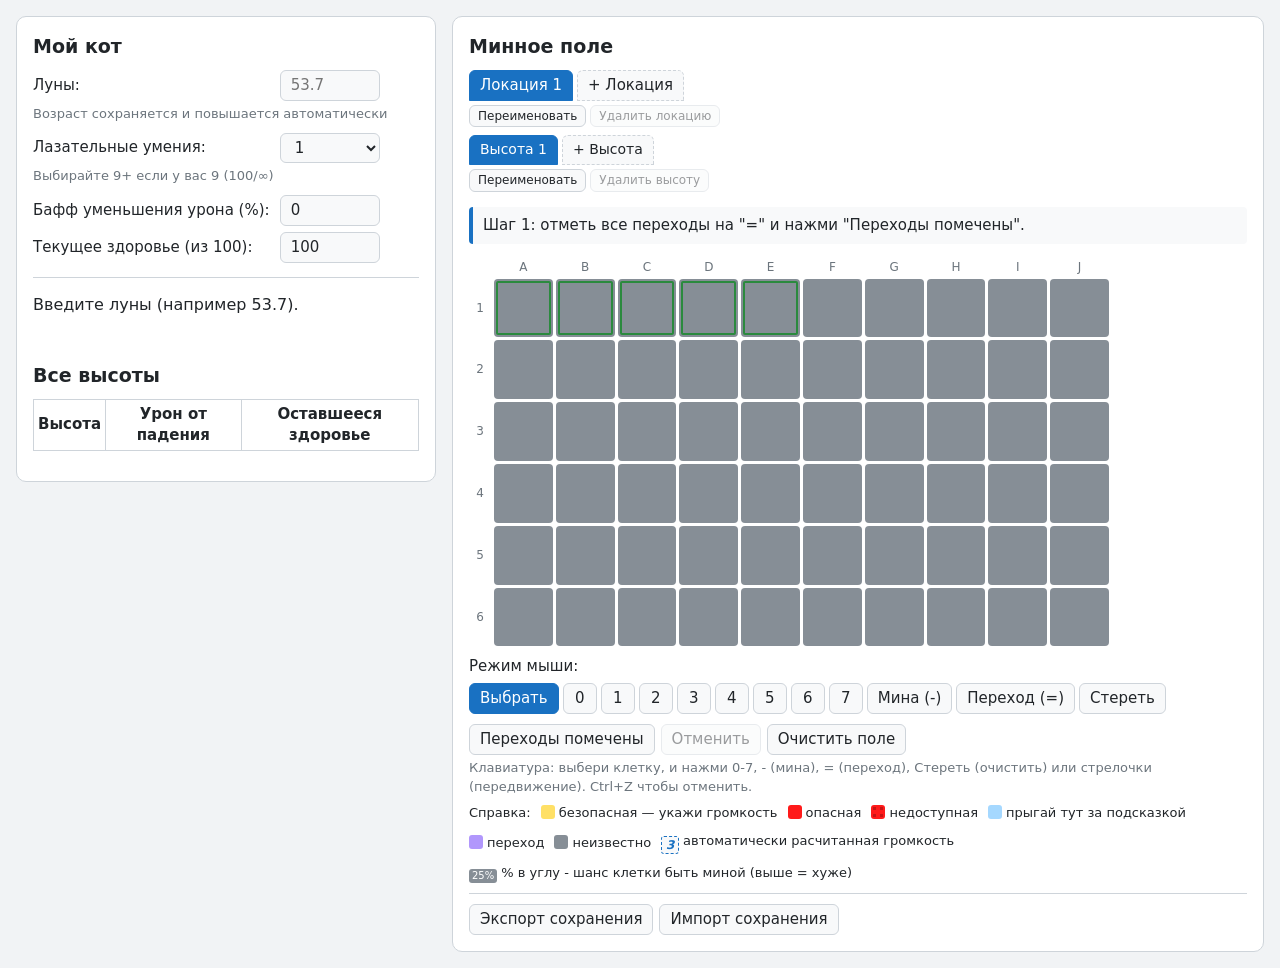
<file: index.html>
<!doctype html>
<html lang="en">
<head>
  <meta charset="utf-8">
  <meta name="viewport" content="width=device-width, initial-scale=1">
  <title>Climbing Helper</title>
  <link rel="stylesheet" href="style.css">
</head>
<body>
  <p id="storage-warning" class="storage-warning" hidden></p>
  <main class="layout">
    <!-- ============================================ part 1: character -->
    <section class="panel" id="character">
      <h2 data-t="characterTitle"></h2>
      <div class="form">
        <label for="age" data-t="ageLabel"></label>
        <input id="age" inputmode="decimal" autocomplete="off">
        <p class="note full" id="age-note"></p>

        <label for="level" data-t="levelLabel"></label>
        <select id="level"></select>
        <p class="note full" data-t="levelHint"></p>

        <label for="buff" data-t="buffLabel"></label>
        <input id="buff" inputmode="decimal" autocomplete="off">

        <label for="hp" id="hp-label"></label>
        <input id="hp" inputmode="decimal" autocomplete="off">
      </div>

      <hr>
      <p id="result" class="result"></p>
      <p id="warning" class="warning"></p>

      <h2 data-t="allHeightsTitle"></h2>
      <table class="heights">
        <thead><tr><th data-t="colHeight"></th><th data-t="colDamage"></th><th data-t="colHpLeft"></th></tr></thead>
        <tbody id="heights-body"></tbody>
      </table>
      <p class="made-by" data-t="madeBy"></p>
    </section>

    <!-- ============================================ part 2: field -->
    <section class="panel" id="field-panel">
      <h2 data-t="fieldTitle"></h2>

      <div class="tabs" id="location-tabs"></div>
      <div class="tab-actions">
        <button id="rename-location" data-t="renameButton"></button>
        <button id="delete-location" data-t="deleteLocation"></button>
      </div>

      <div class="tabs sub" id="height-tabs"></div>
      <div class="tab-actions">
        <button id="rename-height" data-t="renameButton"></button>
        <button id="delete-height" data-t="deleteHeight"></button>
      </div>

      <p id="guide" class="guide"></p>

      <div class="field-wrap">
        <div id="field" class="field" role="grid"></div>
        <div id="lock" class="lock" hidden>
          <div class="lock-box">
            <p id="lock-title" class="lock-title"></p>
            <p id="lock-body"></p>
            <button id="lock-confirm" data-t="lockConfirm"></button>
          </div>
        </div>
      </div>

      <div class="toolbar">
        <span data-t="modesTitle"></span>
        <div id="modes" class="modes"></div>
      </div>
      <div class="toolbar">
        <button id="phase-button"></button>
        <button id="undo" data-t="undo"></button>
        <button id="reset-field" data-t="resetField"></button>
      </div>
      <p class="note" data-t="keyboardHint"></p>

      <div class="legend">
        <span data-t="legendTitle"></span>
        <span><i class="swatch ask"></i><span data-t="legendAsk"></span></span>
        <span><i class="swatch danger"></i><span data-t="legendDanger"></span></span>
        <span><i class="swatch danger unreachable"></i><span data-t="legendUnreachable"></span></span>
        <span><i class="swatch jump"></i><span data-t="legendJump"></span></span>
        <span><i class="swatch loc"></i><span data-t="legendLocational"></span></span>
        <span><i class="swatch unknown"></i><span data-t="legendUnknown"></span></span>
        <span><i class="swatch derived">3</i><span data-t="legendDerived"></span></span>
        <span><i class="swatch unknown prob-sample">25%</i><span data-t="legendRisk"></span></span>
      </div>

      <div class="toolbar save-tools">
        <button id="export" data-t="exportButton"></button>
        <button id="import" data-t="importButton"></button>
        <input id="import-file" type="file" accept=".json,application/json" hidden>
      </div>
    </section>
  </main>

  <script src="texts.js"></script>
  <script src="logic.js"></script>
  <script src="app.js"></script>
</body>
</html>
</file>
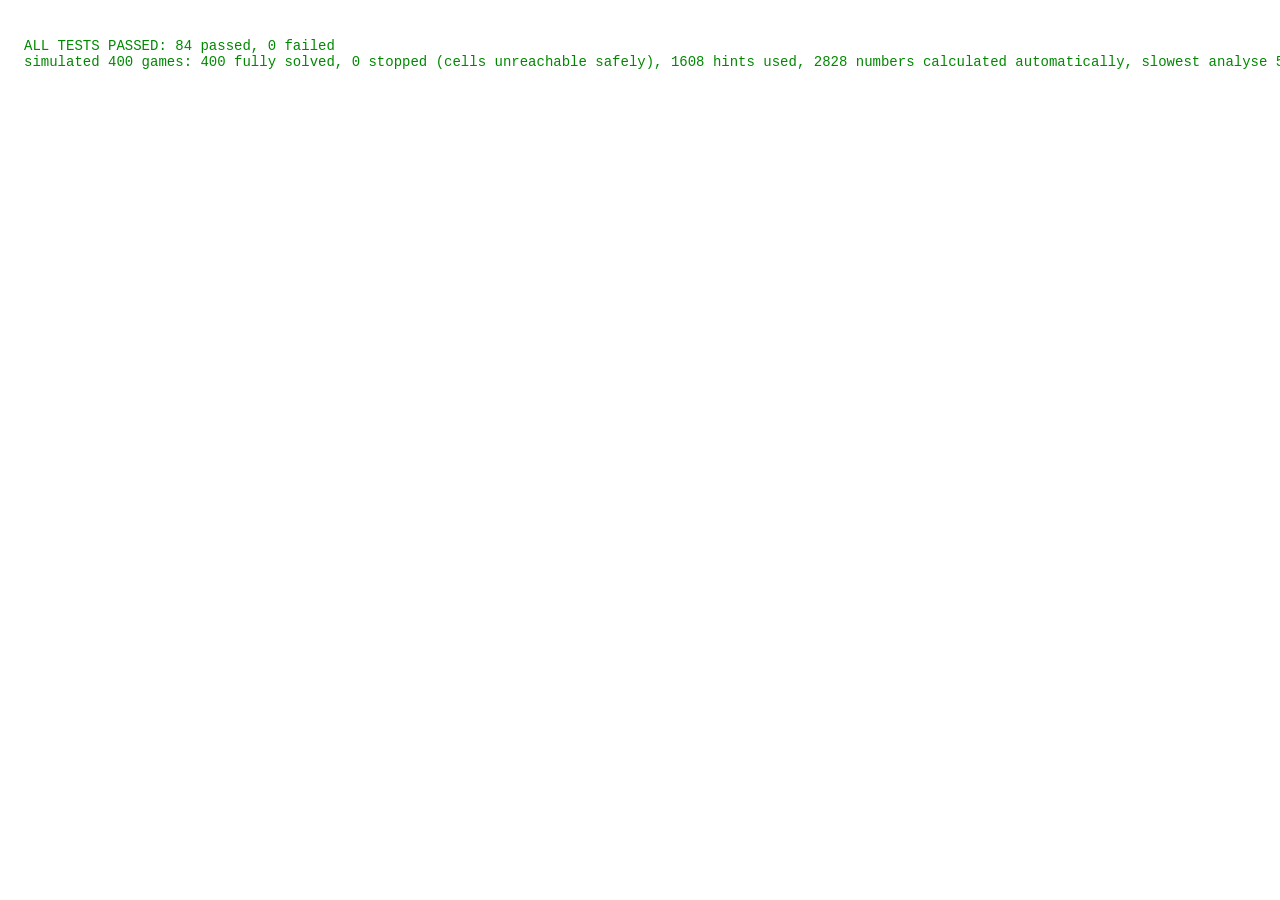
<file: tests.html>
<!doctype html>
<html lang="en">
<head>
  <meta charset="utf-8">
  <meta name="viewport" content="width=device-width, initial-scale=1">
  <title>Climbing Helper tests</title>
  <style>body { font: 14px monospace; padding: 16px; background: #fff; color: #000; } .fail { color: #c00; } .pass { color: #080; }</style>
</head>
<body>
<pre id="out">running…</pre>
<script src="logic.js"></script>
<script>
"use strict";
const L = window.Logic, F = L.F;
const lines = [];
let passed = 0, failed = 0;
function check(name, cond, detail) {
  if (cond) passed++; else { failed++; lines.push("FAIL " + name + (detail ? " — " + detail : "")); }
}

// ---------------------------------------------------------------- damage
const official = {
  1: "4 2 2 1 <1 <1 <1 <1 <1", 2: "37 19 13 10 8 7 6 5 5", 3: "X 66 44 33 27 22 19 17 15",
  4: "X X X 82 65 55 47 41 37", 5: "X X X X X X 94 83 74",
};
for (const h in official) official[h].split(" ").forEach((exp, k) => {
  const d = L.roundedDamage(+h, String(k + 1), 100, F(0));
  const ok = exp === "X" ? L.cmp(d, F(100)) >= 0 : exp === "<1" ? L.cmp(d, F(1)) < 0 : L.cmp(d, F(+exp)) === 0;
  check(`official h${h} lv${k + 1}`, ok, `got ${L.num(d)} want ${exp}`);
});
["<1", "4", "12", "30", "59"].forEach((exp, k) => {
  const d = L.roundedDamage(k + 1, "9+", 100, F(0));
  check(`players 9+ h${k + 1}`, exp === "<1" ? L.cmp(d, F(1)) < 0 : L.cmp(d, F(+exp)) === 0, `got ${L.num(d)}`);
});
// a few player-chart cells for young ages (incl. .5 rounding)
check("age<3 lv1 h2 55.5->56", L.cmp(L.roundedDamage(2, "1", 20, F(0)), F(56)) === 0);
check("age<3 9+ h5 88.8", Math.abs(L.num(L.exactDamage(5, "9+", 20, F(0))) - 88.8) < 1e-12);
check("age3-6 lv9 h4 44.4", Math.abs(L.num(L.exactDamage(4, "9", 50, F(0))) - 44.4) < 1e-12);
check("fmt 59 (59.2)", L.fmtDamage(L.roundedDamage(5, "9+", 100, F(0)), L.exactDamage(5, "9+", 100, F(0))) === "59 (59.2)");
check("fmt <1 (0.36)", L.fmtDamage(L.roundedDamage(1, "9+", 100, F(0)), L.exactDamage(1, "9+", 100, F(0))) === "<1 (0.36)");
check("worst case 59.2", L.cmp(L.worstCaseDamage(5, "9+", 100, F(0)), F(296, 5)) === 0);
check("59.1 HP h5 9+ is fatal", L.fallStatus(L.sub(L.parseDecimal("59.1"), L.worstCaseDamage(5, "9+", 100, F(0)))) === "fatal");
check("parse 12,5", L.cmp(L.parseDecimal("12,5"), F(25, 2)) === 0);
check("parse rejects junk", L.parseDecimal("abc") === null && L.parseDecimal("-3") === null);
check("buff 12.34% exact", L.cmp(L.exactDamage(5, "1", 100, L.parseDecimal("12.34")), F(658 * 8766, 10000)) === 0);

// ---------------------------------------------------------------- solver basics
{
  const cells = Array(60).fill(null);
  cells[0] = 1; // A1 = 1, height 1 -> B1 safe; A2/B2: one of them dangerous
  const a = L.analyse(cells, 1, 0);
  check("basic: asks for safe neighbours", a.ask.includes(1) && a.ask.length === 4, JSON.stringify(a.ask));
  check("basic: no conflict", a.conflicts.length === 0);
  check("basic: A2/B2 50%", Math.abs(a.prob[10] - 0.5) < 1e-9 && Math.abs(a.prob[11] - 0.5) < 1e-9);
}
{
  const cells = Array(60).fill(null);
  cells[0] = 1; cells[1] = 1; cells[2] = 1; cells[3] = 0; cells[4] = 0; // D1=0 clears C2,D2 -> C1=1 forces B2
  const a = L.analyse(cells, 1, 4);
  check("deduce: B2 dangerous", a.deducedMine[11], "");
  check("deduce: A2 safe", a.deducedSafe[10]);
  check("deduce: C2 safe", a.deducedSafe[12]);
}
{
  const cells = Array(60).fill(null);
  cells[0] = 0; cells[10] = "D";
  check("conflict detected", L.analyse(cells, 1, 0).conflicts.includes(0));
}
{
  // A1=0, C1=0 (height 1): B1's neighbours are all known safe -> B1 is certainly 0
  const cells = Array(60).fill(null);
  cells[0] = 0; cells[2] = 0;
  const a = L.analyse(cells, 1, 2);
  check("derived: B1 = 0", a.derived[1] === 0, String(a.derived[1]));
  check("derived: B1 not asked", !a.ask.includes(1));
  check("derived: D1 unknown number still asked", a.ask.includes(3));
}
{
  // wall-perpendicular: A3-B3 (row pointing into the left wall) yes; A3-A4 (along the wall) no
  const c = (name) => "ABCDEFGHIJ".indexOf(name[0]) + (parseInt(name.slice(1), 10) - 1) * 10;
  check("wall: A3-B3", L.isWallPerpendicular(c("A3"), c("B3")));
  check("wall: B3-A3", L.isWallPerpendicular(c("B3"), c("A3")));
  check("wall: E6-E5 (bottom)", L.isWallPerpendicular(c("E6"), c("E5")));
  check("wall: A3-A4 is along the wall", !L.isWallPerpendicular(c("A3"), c("A4")));
  check("wall: C3-D3 no wall", !L.isWallPerpendicular(c("C3"), c("D3")));
  check("wall: diagonal never", !L.isWallPerpendicular(c("A3"), c("B4")));
  const base = { distance: 1, info: 2, chance: 0.5 };
  check("score: orthogonal > diagonal", L.jumpScore({ ...base, orthogonal: true }) > L.jumpScore(base));
  check("score: wall > plain orthogonal", L.jumpScore({ ...base, orthogonal: true, wallPerpendicular: true }) > L.jumpScore({ ...base, orthogonal: true }));
}
{
  // jump pair: prefers the pair closer to the last input
  const cells = Array(60).fill(null);
  const a = L.analyse(cells, 2, null); // nothing known -> no pair, asks top 3
  check("height 2 asks first 3 top cells", a.ask.join() === "0,1,2", a.ask.join());
}

{
  // J6 walled off by dangerous I5, J5, I6 -> unreachable (red), not asked/undetermined
  const cells = Array(60).fill(null);
  cells[0] = 0; cells[48] = "D"; cells[49] = "D"; cells[58] = "D";
  const a = L.analyse(cells, 1, 0);
  check("unreachable: J6", a.unreachable[59]);
  check("unreachable: J6 not undetermined", !a.undetermined.includes(59));
  check("unreachable: H6 still reachable", !a.unreachable[57]);
  // locational cells block too
  const c2 = Array(60).fill(null);
  c2[0] = 0; c2[48] = "L"; c2[49] = "L"; c2[58] = "D";
  check("unreachable: blocked by locational", L.analyse(c2, 1, 0).unreachable[59]);
}

// ---------------------------------------------------------------- random simulated games
function rng(seed) { return () => (seed = (seed * 1664525 + 1013904223) >>> 0) / 4294967296; }
let games = 0, solved = 0, stuck = 0, wrong = 0, hints = 0, maxMs = 0;
const derivedSeen = new Set();
for (let g = 0; g < 400; g++) {
  const rand = rng(1000 + g);
  const height = 1 + (g % 5);
  const density = 0.12 + rand() * 0.2;
  const truth = Array(60).fill("S");
  for (let i = 0; i < 60; i++) {
    if (L.isGuaranteedSafe(i, height)) continue;
    const x = rand();
    if (x < 0.06) truth[i] = "L"; else if (x < 0.06 + density) truth[i] = "M";
  }
  const number = (i) => L.NEIGHBOURS[i].filter((j) => truth[j] === "M").length;
  const cells = Array(60).fill(null);
  for (let i = 0; i < 60; i++) if (truth[i] === "L") cells[i] = "L";
  let last = null, steps = 0, outcome = "stuck";
  games++;
  while (steps++ < 500) {
    const t0 = performance.now();
    const a = L.analyse(cells, height, last);
    maxMs = Math.max(maxMs, performance.now() - t0);
    for (let i = 0; i < 60; i++) {
      if (a.deducedMine[i] && truth[i] !== "M") { wrong++; lines.push(`FAIL game ${g}: ${L.cellName(i)} wrongly deduced dangerous`); }
      if (a.deducedSafe[i] && truth[i] === "M") { wrong++; lines.push(`FAIL game ${g}: ${L.cellName(i)} wrongly deduced safe`); }
      if (a.derived[i] != null) {
        if (truth[i] === "M" || a.derived[i] !== number(i)) { wrong++; lines.push(`FAIL game ${g}: ${L.cellName(i)} calculated ${a.derived[i]}, real ${truth[i] === "M" ? "dangerous" : number(i)}`); }
        derivedSeen.add(g * 100 + i);
      }
    }
    if (a.conflicts.length) { wrong++; lines.push(`FAIL game ${g}: false conflict ${a.conflicts.map(L.cellName)}`); break; }
    if (a.done) { outcome = "solved"; break; }
    if (a.ask.length) {
      for (const i of a.ask) {
        if (truth[i] === "M") { wrong++; lines.push(`FAIL game ${g}: asked to step on dangerous ${L.cellName(i)}`); }
        cells[i] = number(i); last = i;
      }
      continue;
    }
    if (a.pair) {
      // simulate hints: random dangerous neighbour of either cell, until a new one appears
      const around = [...new Set(a.pair.flatMap((p) => L.NEIGHBOURS[p]))].filter((j) => truth[j] === "M");
      const fresh = around.filter((j) => cells[j] !== "D" && !a.deducedMine[j]);
      if (!fresh.length) { wrong++; lines.push(`FAIL game ${g}: useless jump pair`); break; }
      const pick = fresh[Math.floor(rand() * fresh.length)];
      cells[pick] = "D"; last = a.pair[0]; hints++;
      continue;
    }
    break;
  }
  if (outcome === "solved") solved++; else stuck++;
}
check("simulated games: no wrong deductions", wrong === 0, wrong + " errors");

lines.unshift(`${failed ? "SOME TESTS FAILED" : "ALL TESTS PASSED"}: ${passed} passed, ${failed} failed`,
  `simulated ${games} games: ${solved} fully solved, ${stuck} stopped (cells unreachable safely), ${hints} hints used, ${derivedSeen.size} numbers calculated automatically, slowest analyse ${maxMs.toFixed(1)} ms`);
const out = document.getElementById("out");
out.textContent = lines.join("\n");
out.className = failed ? "fail" : "pass";
</script>
</body>
</html>
</file>
<file: style.css>
:root {
  --bg: #f1f3f5;
  --panel: #ffffff;
  --text: #212529;
  --muted: #6c757d;
  --border: #ced4da;
  --accent: #1971c2;
  --cell-unknown: #868e96;
  --cell-safe: #f8f9fa;
  --cell-ask: #ffe066;
  --cell-danger: #ff1a1a;
  --cell-jump: #a5d8ff;
  --cell-loc: #b197fc;
  --ok: #2b8a3e;
  --warn: #f59f00;
  --fatal: #c92a2a;
  --row-dead: #ffc9c9;
  --row-danger: #ffe8b0;
  --row-active: #d0ebff;
}
@media (prefers-color-scheme: dark) {
  :root {
    --bg: #1a1b1e;
    --panel: #25262b;
    --text: #e9ecef;
    --muted: #a6a7ab;
    --border: #495057;
    --accent: #4dabf7;
    --cell-unknown: #5c5f66;
    --cell-safe: #373a40;
    --row-dead: #5c2b2b;
    --row-danger: #5c4813;
    --row-active: #1c3d5a;
  }
}

* { box-sizing: border-box; }
body {
  margin: 0;
  background: var(--bg);
  color: var(--text);
  font: 15px/1.4 "Segoe UI", system-ui, sans-serif;
}
.layout {
  display: grid;
  grid-template-columns: minmax(300px, 420px) minmax(0, 1fr);
  gap: 16px;
  padding: 16px;
  align-items: start;
}
@media (max-width: 900px) {
  .layout { grid-template-columns: minmax(0, 1fr); }
}
.panel {
  background: var(--panel);
  border: 1px solid var(--border);
  border-radius: 10px;
  padding: 16px;
  min-width: 0;
}
h2 { margin: 0 0 10px; font-size: 19px; }
hr { border: 0; border-top: 1px solid var(--border); margin: 14px 0; }
button, input, select {
  font: inherit;
  color: inherit;
  background: var(--cell-safe);
  border: 1px solid var(--border);
  border-radius: 6px;
  padding: 4px 10px;
}
button { cursor: pointer; }
button:disabled { opacity: .45; cursor: not-allowed; }
input, select { width: 100px; }

.form { display: grid; grid-template-columns: auto 1fr; gap: 6px 10px; align-items: center; }
.form .full { grid-column: 1 / -1; margin: -2px 0 4px; }
.note { color: var(--muted); font-size: 13px; margin: 4px 0; }
.result { font-size: 16px; white-space: pre-line; }
.warning { font-weight: bold; text-align: center; padding: 10px; border-radius: 6px; margin: 10px 0; }
.warning.ok { background: var(--ok); color: #fff; }
.warning.danger { background: var(--warn); color: #000; }
.warning.fatal { background: var(--fatal); color: #fff; font-size: 20px; }

.heights { width: 100%; border-collapse: collapse; text-align: center; }
.heights th, .heights td { border: 1px solid var(--border); padding: 4px; }
.heights tr.dead td { background: var(--row-dead); }
.heights tr.danger td { background: var(--row-danger); }
.heights tr.active td { outline: 2px solid var(--accent); outline-offset: -2px; font-weight: bold; }

/* tabs */
.tabs { display: flex; flex-wrap: wrap; gap: 4px; margin-bottom: 4px; }
.tabs button { border-radius: 6px 6px 0 0; }
.tabs button.active { background: var(--accent); color: #fff; border-color: var(--accent); }
.tabs.sub button { font-size: 14px; }
.tabs .add { border-style: dashed; }
.tab-actions { display: flex; gap: 4px; margin-bottom: 8px; }
.tab-actions button { font-size: 12px; padding: 2px 8px; }

.guide {
  background: var(--cell-safe);
  border-left: 4px solid var(--accent);
  padding: 8px 10px;
  border-radius: 4px;
  white-space: pre-line;
}
.guide.conflict { border-left-color: var(--cell-danger); }
.guide.done { border-left-color: var(--ok); }

/* field */
.field-wrap { position: relative; max-width: 640px; }
.field {
  display: grid;
  grid-template-columns: 22px repeat(10, minmax(0, 1fr));
  gap: 3px;
  user-select: none;
}
.field .head { text-align: center; color: var(--muted); font-size: 12px; align-self: center; }
.cell {
  aspect-ratio: 1;
  padding: 0;
  border-radius: 4px;
  border: 2px solid transparent;
  background: var(--cell-unknown);
  font-weight: bold;
  font-size: clamp(12px, 3.2vw, 22px);
  color: #fff;
  position: relative;
}
.cell.safe-top { box-shadow: inset 0 0 0 2px var(--ok); }
.cell.num { background: var(--cell-safe); color: var(--text); }
.cell.loc { background: var(--cell-loc); color: #2b2163; }
.cell.ask { background: var(--cell-ask); color: #000; }
.cell.danger { background: var(--cell-danger); color: #fff; }
.cell.danger.deduced { background-image: repeating-linear-gradient(45deg, transparent 0 6px, rgba(0,0,0,.15) 6px 12px); }
.cell.danger.unreachable, .swatch.danger.unreachable { background-image: radial-gradient(rgba(0,0,0,.22) 1.5px, transparent 2px); background-size: 7px 7px; }
.made-by { margin-top: 14px; font-size: 12px; opacity: .65; text-align: right; }
.cell.jump { background: var(--cell-jump); color: #000; }
.cell.conflict { border-color: var(--cell-danger); box-shadow: 0 0 0 2px var(--cell-danger); }
.cell.selected { border-color: var(--accent); outline: 3px solid var(--accent); outline-offset: 1px; z-index: 1; }
.cell .prob { position: absolute; bottom: 1px; right: 3px; font-size: 9px; font-weight: normal; opacity: .85; }

.lock {
  position: absolute; inset: -6px; z-index: 5;
  background: rgba(0, 0, 0, .72);
  border-radius: 8px;
  display: flex; align-items: center; justify-content: center;
  padding: 12px;
}
.lock[hidden] { display: none; }
.lock-box { background: var(--panel); border-radius: 8px; padding: 16px; max-width: 420px; text-align: center; }
.lock-title { font-size: 20px; font-weight: bold; color: var(--fatal); margin-top: 0; }
#lock-confirm { background: var(--fatal); color: #fff; border-color: var(--fatal); padding: 8px 14px; }

.toolbar { display: flex; flex-wrap: wrap; align-items: center; gap: 6px; margin-top: 10px; }
.modes { display: flex; flex-wrap: wrap; gap: 4px; }
.modes button { min-width: 34px; }
.modes button.active { background: var(--accent); color: #fff; border-color: var(--accent); }
.legend { display: flex; flex-wrap: wrap; gap: 10px; font-size: 13px; margin-top: 8px; align-items: center; }
.swatch { display: inline-block; width: 14px; height: 14px; border-radius: 3px; vertical-align: -2px; margin-right: 4px; }
.swatch.ask { background: var(--cell-ask); }
.swatch.danger { background: var(--cell-danger); }
.swatch.jump { background: var(--cell-jump); }
.swatch.loc { background: var(--cell-loc); }
.swatch.unknown { background: var(--cell-unknown); }
.swatch.derived { background: var(--cell-safe); color: var(--accent); font-style: italic; font-weight: bold;
  width: 18px; height: 18px; vertical-align: -4px; font-size: 12px; text-align: center; line-height: 16px;
  border: 1px dashed var(--accent); }
.swatch.prob-sample { width: auto; padding: 0 3px; color: #fff; font-style: normal; font-size: 10px; line-height: 14px; }
.cell.derived { color: var(--accent); font-style: italic; border: 2px dashed var(--accent); }
.save-tools { border-top: 1px solid var(--border); padding-top: 10px; }
.storage-warning { background: var(--warn); color: #000; margin: 0; padding: 8px 16px; }
</file>
